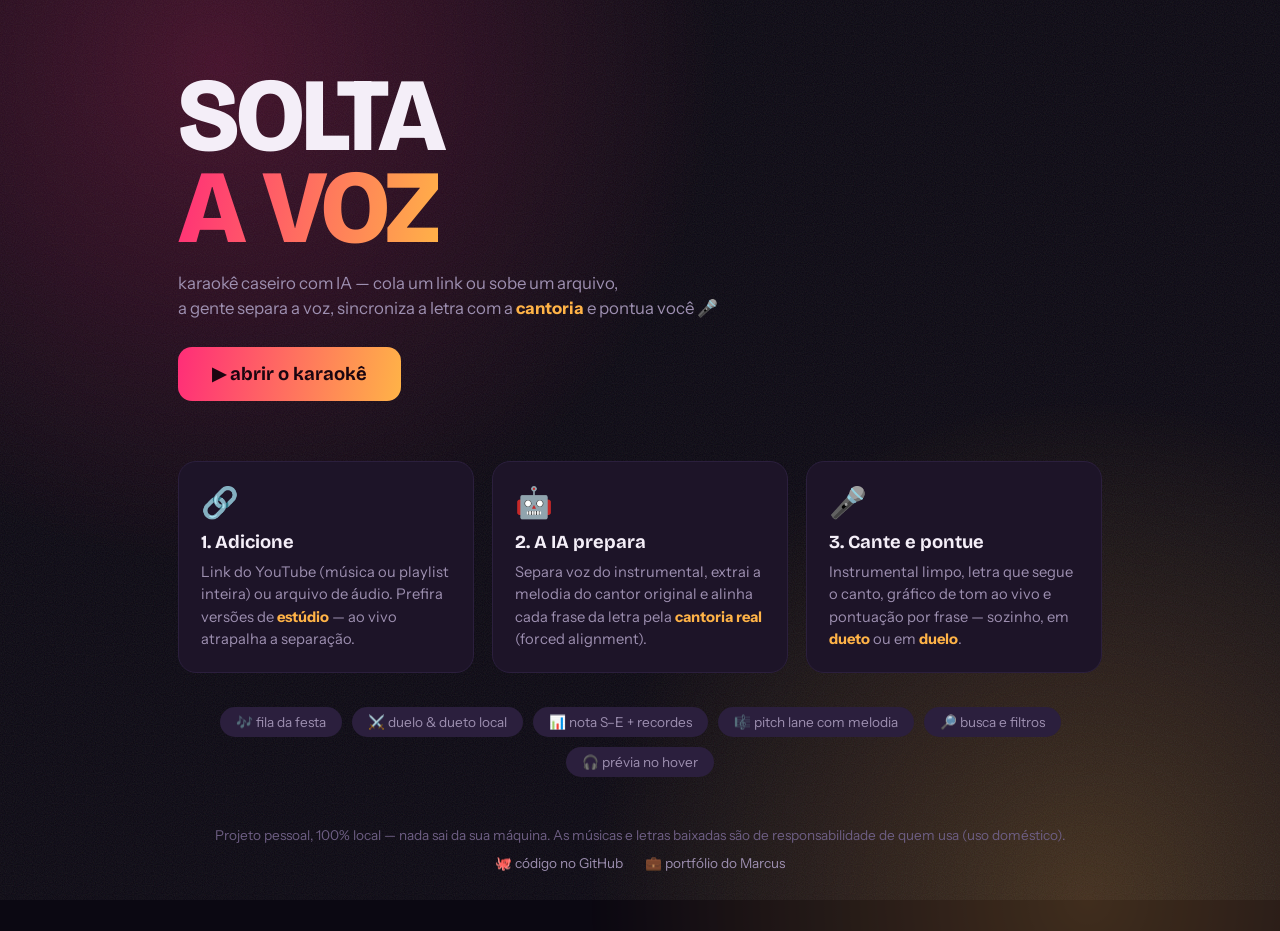
<file: static/index.html>
<!DOCTYPE html>
<html lang="pt-BR">
<head>
<meta charset="UTF-8">
<meta name="viewport" content="width=device-width, initial-scale=1.0">
<title>Solta a Voz — karaokê caseiro com IA</title>
<link rel="icon" href="data:image/svg+xml,<svg xmlns='http://www.w3.org/2000/svg' viewBox='0 0 100 100'><text y='.9em' font-size='90'>🎤</text></svg>">
<link rel="preconnect" href="https://fonts.googleapis.com">
<link rel="preconnect" href="https://fonts.gstatic.com" crossorigin>
<link href="https://fonts.googleapis.com/css2?family=Bricolage+Grotesque:opsz,wght@12..96,300..800&family=Instrument+Sans:ital,wght@0,400..700;1,400&display=swap" rel="stylesheet">
<link rel="stylesheet" href="style.css?v=13">
</head>
<body>

<div class="stage-lights" aria-hidden="true">
  <div class="spot spot-a"></div>
  <div class="spot spot-b"></div>
  <div class="grain"></div>
</div>

<main class="landing">
  <header class="hero">
    <h1 class="logo">SOLTA<br><span>A&nbsp;VOZ</span></h1>
    <p class="tagline">karaokê caseiro com IA — cola um link ou sobe um arquivo,<br>
      a gente separa a voz, sincroniza a letra com a <b>cantoria</b> e pontua você 🎤</p>
    <a class="btn-accent land-cta" href="/app.html">▶ abrir o karaokê</a>
  </header>

  <section class="land-steps">
    <div class="land-step">
      <span class="land-emoji">🔗</span>
      <h3>1. Adicione</h3>
      <p>Link do YouTube (música ou playlist inteira) ou arquivo de áudio.
         Prefira versões de <b>estúdio</b> — ao vivo atrapalha a separação.</p>
    </div>
    <div class="land-step">
      <span class="land-emoji">🤖</span>
      <h3>2. A IA prepara</h3>
      <p>Separa voz do instrumental, extrai a melodia do cantor original e
         alinha cada frase da letra pela <b>cantoria real</b> (forced alignment).</p>
    </div>
    <div class="land-step">
      <span class="land-emoji">🎤</span>
      <h3>3. Cante e pontue</h3>
      <p>Instrumental limpo, letra que segue o canto, gráfico de tom ao vivo e
         pontuação por frase — sozinho, em <b>dueto</b> ou em <b>duelo</b>.</p>
    </div>
  </section>

  <section class="land-features">
    <span>🎶 fila da festa</span><span>⚔️ duelo &amp; dueto local</span>
    <span>📊 nota S–E + recordes</span><span>🎼 pitch lane com melodia</span>
    <span>🔎 busca e filtros</span><span>🎧 prévia no hover</span>
  </section>

  <footer class="land-foot">
    <p>Projeto pessoal, 100% local — nada sai da sua máquina. As músicas e letras
       baixadas são de responsabilidade de quem usa (uso doméstico).</p>
    <nav>
      <a href="https://github.com/marcusguelfi/solta-a-voz" target="_blank" rel="noopener">🐙 código no GitHub</a>
      <a href="https://marcusguelfi.netlify.app/" target="_blank" rel="noopener">💼 portfólio do Marcus</a>
    </nav>
  </footer>
</main>

</body>
</html>
</file>
<file: static/style.css>
/* ============ SOLTA A VOZ — palco escuro, holofote magenta/âmbar ============ */
:root {
  --bg: #0b0812;
  --bg-raised: #171021;
  --bg-card: #1d1428;
  --ink: #f4eef8;
  --ink-dim: #9d8fb0;
  --magenta: #ff2d78;
  --amber: #ffb347;
  --grad: linear-gradient(100deg, var(--magenta), var(--amber));
  --easy: #3ddc84;
  --medium: #ffb347;
  --hard: #ff7847;
  --expert: #ff2d78;
  --radius: 18px;
  --font-display: "Bricolage Grotesque", sans-serif;
  --font-body: "Instrument Sans", sans-serif;
}

* { box-sizing: border-box; margin: 0; padding: 0; }

[hidden] { display: none !important; }

html, body { height: 100%; }

body {
  background: var(--bg);
  color: var(--ink);
  font-family: var(--font-body);
  overflow-x: hidden;
}

/* ---------- luzes de palco ---------- */
.stage-lights { position: fixed; inset: 0; z-index: 0; pointer-events: none; }
.spot {
  position: absolute; width: 90vmax; height: 90vmax; border-radius: 50%;
  opacity: .22; will-change: transform;
}
.spot-a { background: radial-gradient(circle, var(--magenta) 0%, transparent 62%); top: -40vmax; left: -28vmax; animation: drift-a 19s ease-in-out infinite alternate; }
.spot-b { background: radial-gradient(circle, var(--amber) 0%, transparent 62%); bottom: -45vmax; right: -30vmax; animation: drift-b 23s ease-in-out infinite alternate; }
@keyframes drift-a { to { transform: translate(14vmax, 9vmax) scale(1.15); } }
@keyframes drift-b { to { transform: translate(-12vmax, -8vmax) scale(.9); } }
.grain {
  position: absolute; inset: 0; opacity: .35; mix-blend-mode: overlay;
  background-image: url("data:image/svg+xml,%3Csvg xmlns='http://www.w3.org/2000/svg' width='140' height='140'%3E%3Cfilter id='n'%3E%3CfeTurbulence type='fractalNoise' baseFrequency='0.9' numOctaves='2'/%3E%3C/filter%3E%3Crect width='140' height='140' filter='url(%23n)' opacity='0.28'/%3E%3C/svg%3E");
}

main, .player { position: relative; z-index: 1; }

/* ---------- hero ---------- */
main { max-width: 1060px; margin: 0 auto; padding: 56px 28px 90px; }

.hero { margin-bottom: 48px; }
.logo {
  font-family: var(--font-display);
  font-weight: 800; font-size: clamp(3.4rem, 9vw, 6.5rem);
  line-height: .88; letter-spacing: -.03em;
  animation: rise .7s cubic-bezier(.2,.9,.3,1) both;
}
.logo span {
  background: var(--grad);
  -webkit-background-clip: text; background-clip: text; color: transparent;
}
.tagline {
  margin-top: 18px; color: var(--ink-dim); font-size: 1.05rem; line-height: 1.5;
  animation: rise .7s .12s cubic-bezier(.2,.9,.3,1) both;
}
@keyframes rise { from { opacity: 0; transform: translateY(22px); } }

/* ---------- painel de adicionar ---------- */
.add-panel {
  display: flex; flex-direction: column; gap: 14px; margin-bottom: 26px;
  animation: rise .4s cubic-bezier(.2,.9,.3,1) both;
}
.dropzone {
  border: 2px dashed #3c2b52; border-radius: var(--radius);
  background: color-mix(in srgb, var(--bg-raised) 70%, transparent);
  padding: 38px 20px; text-align: center; cursor: pointer;
  display: flex; flex-direction: column; gap: 6px; align-items: center;
  transition: border-color .2s, background .2s, transform .15s;
}
.dropzone:hover, .dropzone:focus-visible, .dropzone.drag {
  border-color: var(--magenta);
  background: color-mix(in srgb, var(--magenta) 7%, var(--bg-raised));
  transform: translateY(-2px);
  outline: none;
}
.dz-icon { font-size: 2rem; color: var(--amber); }
.dropzone strong { font-family: var(--font-display); font-size: 1.25rem; font-weight: 700; }
.dropzone span { color: var(--ink-dim); font-size: .9rem; }

.link-row { display: flex; gap: 10px; }
.link-row input {
  flex: 1; background: var(--bg-raised); border: 1px solid #32244a;
  color: var(--ink); border-radius: 12px; padding: 14px 18px; font: inherit;
  transition: border-color .2s;
}
.link-row input:focus { outline: none; border-color: var(--amber); }
.link-row input::placeholder { color: #6d5e83; }

.btn-accent {
  background: var(--grad); color: #1b0510; border: none; border-radius: 12px;
  font: 700 1rem var(--font-display); padding: 0 26px; cursor: pointer;
  transition: transform .15s, box-shadow .2s;
}
.btn-accent:hover { transform: translateY(-2px); box-shadow: 0 8px 26px -8px var(--magenta); }
.btn-accent:disabled { opacity: .5; cursor: wait; transform: none; }

.add-hint { color: #6d5e83; font-size: .82rem; padding: 0 6px; }
.add-hint b { color: var(--ink-dim); }

.add-progress {
  display: flex; align-items: center; gap: 14px; color: var(--amber);
  font-size: .95rem; padding: 4px 6px;
}
.eq { display: flex; gap: 3px; align-items: flex-end; height: 22px; }
.eq i { width: 4px; background: var(--grad); border-radius: 2px; animation: eq 1s ease-in-out infinite; }
.eq i:nth-child(1) { animation-delay: 0s; } .eq i:nth-child(2) { animation-delay: .15s; }
.eq i:nth-child(3) { animation-delay: .3s; } .eq i:nth-child(4) { animation-delay: .45s; }
.eq i:nth-child(5) { animation-delay: .6s; }
@keyframes eq { 0%,100% { height: 5px; } 50% { height: 22px; } }

/* ---------- biblioteca ---------- */
.lib-head { display: flex; align-items: center; gap: 14px; margin-bottom: 20px; }
.add-toggle { margin-left: auto; padding: 11px 20px; }
.lib-head h2 { font-family: var(--font-display); font-size: 1.9rem; font-weight: 700; }
.count { color: var(--ink-dim); font-size: .95rem; }
.empty { color: var(--ink-dim); padding: 30px 4px; }

.song-grid {
  display: grid; grid-template-columns: repeat(auto-fill, minmax(230px, 1fr)); gap: 18px;
}
.song-card {
  background: var(--bg-card); border: 1px solid #2b1f3d; border-radius: var(--radius);
  overflow: hidden; cursor: pointer; position: relative;
  transition: transform .18s, border-color .2s, box-shadow .25s;
  animation: rise .5s cubic-bezier(.2,.9,.3,1) both;
}
.song-card:hover {
  transform: translateY(-4px); border-color: #4b3568;
  box-shadow: 0 16px 40px -18px rgba(255, 45, 120, .45);
}
.cover {
  aspect-ratio: 1; width: 100%; object-fit: cover; display: block;
  background: linear-gradient(135deg, #241636, #35204f);
}
.cover-fallback {
  aspect-ratio: 1; display: flex; align-items: center; justify-content: center;
  font-family: var(--font-display); font-size: 3rem; font-weight: 800;
  background: linear-gradient(135deg, #241636, #35204f); color: #4b3568;
}
.card-body { padding: 14px 16px 16px; }
.card-title { font-family: var(--font-display); font-weight: 700; font-size: 1.05rem; line-height: 1.25;
  display: -webkit-box; -webkit-line-clamp: 2; -webkit-box-orient: vertical; overflow: hidden; }
.card-artist { color: var(--ink-dim); font-size: .88rem; margin-top: 3px;
  white-space: nowrap; overflow: hidden; text-overflow: ellipsis; }
.card-meta { display: flex; gap: 8px; align-items: center; margin-top: 10px; flex-wrap: wrap; }
.pill {
  font-size: .72rem; padding: 3px 9px; border-radius: 999px;
  background: #2b1f3d; color: var(--ink-dim); letter-spacing: .02em;
}
.pill.diff { font-weight: 700; color: #100715; }
.pill.diff.fácil { background: var(--easy); }
.pill.diff.médio { background: var(--medium); }
.pill.diff.difícil { background: var(--hard); }
.pill.diff.expert { background: var(--expert); color: #fff; }
.pill.working { color: var(--amber); animation: pulse 1.4s ease-in-out infinite; }
.pill.ready { background: color-mix(in srgb, var(--easy) 22%, #2b1f3d); color: var(--easy); }
.pill.error { color: var(--magenta); cursor: pointer; }
.pill.error:hover { background: #3c2b52; }
.pill.prepare { color: var(--amber); cursor: pointer; border: 1px dashed #4b3568; }
.pill.prepare:hover { background: #3c2b52; }
@keyframes pulse { 50% { opacity: .45; } }
/* ações do card: barra na base da capa — ▶ no centro, ➕ e ✕ nos lados */
.cover-wrap { position: relative; }
.card-actions {
  position: absolute; left: 0; right: 0; bottom: 0;
  display: flex; align-items: center; justify-content: center; gap: 14px;
  padding: 30px 10px 10px;
  background: linear-gradient(180deg, transparent, rgba(11,8,18,.88));
  opacity: 0; transition: opacity .18s;
}
.song-card:hover .card-actions { opacity: 1; }
.card-play {
  width: 48px; height: 48px; border-radius: 50%;
  background: var(--grad); border: none; color: #1b0510; font-size: 1.15rem; cursor: pointer;
  transform: scale(.85); transition: transform .18s;
  display: flex; align-items: center; justify-content: center;
}
.song-card:hover .card-play { transform: scale(1); }
.card-play:hover { transform: scale(1.1); }
.card-del, .card-queue {
  width: 36px; height: 36px; border-radius: 50%;
  background: rgba(11,8,18,.8); border: 1px solid #3c2b52; color: var(--ink-dim);
  font-size: .95rem; cursor: pointer; transition: color .15s, border-color .15s;
  display: flex; align-items: center; justify-content: center;
}
.card-del:hover { color: var(--magenta); border-color: var(--magenta); }

/* fila da festa */
.queue-bar {
  display: flex; align-items: center; gap: 12px; flex-wrap: wrap;
  background: color-mix(in srgb, var(--bg-raised) 80%, transparent);
  border: 1px solid #2b1f3d; border-radius: 14px;
  padding: 10px 16px; margin-bottom: 18px;
}
.q-title { font: 700 .95rem var(--font-display); color: var(--amber); white-space: nowrap; }
.queue-list { display: flex; gap: 8px; flex-wrap: wrap; flex: 1; }
.q-chip {
  display: inline-flex; align-items: center; gap: 6px;
  background: #2b1f3d; color: var(--ink); border-radius: 999px;
  padding: 5px 6px 5px 12px; font-size: .85rem;
}
.q-x {
  background: none; border: none; color: var(--ink-dim); cursor: pointer;
  font-size: .95rem; padding: 0 5px; border-radius: 50%;
}
.q-x:hover { color: var(--magenta); }
.q-play { padding: 9px 16px; }

.card-queue:hover { color: var(--amber); border-color: var(--amber); }
.song-card.locked .card-queue { display: none; }

/* música indisponível até o preparo completo */
.song-card.locked { cursor: default; }
.song-card.locked .cover, .song-card.locked .cover-fallback { opacity: .5; filter: grayscale(.4); }
.song-card.locked .card-play { display: none; }
.song-card.locked:hover { transform: none; box-shadow: none; border-color: #2b1f3d; }

/* ---------- sidebar do app ---------- */
.sidebar {
  position: fixed; left: 0; top: 0; bottom: 0; width: 216px; z-index: 4;
  display: flex; flex-direction: column; gap: 18px; padding: 26px 18px;
  background: color-mix(in srgb, var(--bg-raised) 88%, transparent);
  border-right: 1px solid #2b1f3d;
}
.sb-brand { text-decoration: none; }
.sb-logo {
  font: 800 1.5rem/0.9 var(--font-display); letter-spacing: -.02em; color: var(--ink);
}
.sb-logo b {
  background: var(--grad); -webkit-background-clip: text;
  background-clip: text; color: transparent;
}
.sb-nav { display: flex; flex-direction: column; gap: 10px; margin-top: 8px; }
.sb-btn {
  text-align: left; background: #2b1f3d; border: 1px solid transparent; color: var(--ink);
  border-radius: 12px; padding: 12px 14px; font: 600 .92rem var(--font-body); cursor: pointer;
  transition: border-color .15s, transform .12s;
}
.sb-btn:hover { border-color: var(--amber); transform: translateX(2px); }
.sb-accent { background: var(--grad); color: #1b0510; font-weight: 700; }
.sb-foot { margin-top: auto; display: flex; flex-direction: column; gap: 8px; }
.sb-link { color: var(--ink-dim); text-decoration: none; font-size: .86rem; }
.sb-link:hover { color: var(--ink); }
main.with-sidebar { margin-left: 216px; max-width: none; padding: 40px 34px 90px; }
@media (max-width: 760px) {
  .sidebar { position: static; width: auto; flex-direction: row; align-items: center;
    border-right: none; border-bottom: 1px solid #2b1f3d; padding: 12px 16px; }
  .sb-nav { flex-direction: row; margin: 0; }
  .sb-foot { margin: 0 0 0 auto; flex-direction: row; }
  main.with-sidebar { margin-left: 0; }
}

/* modais que vivem no BODY (fora do player fixed): precisam ser fixed na
   viewport, senão cobrem o documento inteiro e "rolam" com a página */
#mp-setup, #settings, #confirm {
  position: fixed; inset: 0;
}
#mp-setup .results-card, #settings .results-card, #confirm .results-card {
  max-height: 92vh; overflow-y: auto;
}
.confirm-card { max-width: 420px; }
.confirm-msg { font: 700 1.05rem var(--font-display); margin-top: 6px; }
.confirm-detail { color: var(--ink-dim); font-size: .85rem; margin-top: 6px; }
.confirm-danger { background: linear-gradient(135deg, #ff2d78, #b3123f); }

/* configurações */
.cfg-card { max-width: 480px; text-align: left; }
.cfg-row { display: flex; flex-direction: column; gap: 6px; margin-bottom: 20px; }
.cfg-row > span { font: 600 .95rem var(--font-body); display: flex; justify-content: space-between; }
.cfg-row b { color: var(--amber); }
.cfg-row small { color: #6d5e83; font-size: .78rem; }
.cfg-row select {
  background: var(--bg-raised); border: 1px solid #32244a; color: var(--ink);
  border-radius: 10px; padding: 9px 12px; font: inherit; cursor: pointer;
}

/* ---------- landing page ---------- */
.landing { max-width: 980px; margin: 0 auto; padding: 70px 28px 60px; position: relative; z-index: 1; }
.landing .tagline b { color: var(--amber); }
.land-cta { display: inline-block; margin-top: 26px; padding: 16px 34px;
  font-size: 1.15rem; text-decoration: none; border-radius: 14px; }
.land-steps { display: grid; grid-template-columns: repeat(auto-fit, minmax(240px, 1fr));
  gap: 18px; margin: 60px 0 34px; }
.land-step { background: var(--bg-card); border: 1px solid #2b1f3d; border-radius: 18px;
  padding: 22px; }
.land-emoji { font-size: 1.9rem; }
.land-step h3 { font: 700 1.15rem var(--font-display); margin: 10px 0 8px; }
.land-step p { color: var(--ink-dim); font-size: .92rem; line-height: 1.5; }
.land-step b { color: var(--amber); }
.land-features { display: flex; flex-wrap: wrap; gap: 10px; justify-content: center; margin-bottom: 50px; }
.land-features span { background: #2b1f3d; color: var(--ink-dim); border-radius: 999px;
  padding: 7px 16px; font-size: .85rem; }
.land-foot { text-align: center; color: #6d5e83; font-size: .85rem; }
.land-foot nav { display: flex; gap: 22px; justify-content: center; margin-top: 12px; }
.land-foot a { color: var(--ink-dim); text-decoration: none; }
.land-foot a:hover { color: var(--amber); }

/* busca, ordenação e gêneros */
.lib-tools {
  display: flex; align-items: center; gap: 10px; flex-wrap: wrap; margin-bottom: 16px;
}
#lib-search {
  flex: 1; min-width: 220px; background: var(--bg-raised); border: 1px solid #32244a;
  color: var(--ink); border-radius: 10px; padding: 10px 14px; font: inherit;
}
#lib-search:focus { outline: none; border-color: var(--amber); }
#lib-sort {
  background: var(--bg-raised); border: 1px solid #32244a; color: var(--ink);
  border-radius: 10px; padding: 10px 12px; font: inherit; cursor: pointer;
}
.genre-chips { display: flex; gap: 6px; flex-wrap: wrap; width: 100%; }
.g-chip {
  background: #2b1f3d; border: 1px solid transparent; color: var(--ink-dim);
  border-radius: 999px; padding: 5px 12px; font-size: .8rem; cursor: pointer;
}
.g-chip:hover { color: var(--ink); }
.g-chip.on { border-color: var(--amber); color: var(--amber); }

/* prévia no hover: dica enquanto espera + selo quando toca */
.song-card::after {
  content: "🎧 segure p/ ouvir prévia"; position: absolute; bottom: 10px; right: 10px;
  font-size: .7rem; color: var(--ink-dim); background: rgba(11,8,18,.85);
  padding: 3px 9px; border-radius: 999px; opacity: 0; transition: opacity .3s .4s;
  pointer-events: none;
}
.song-card:hover:not(.locked):not(.previewing)::after { opacity: 1; }
.song-card.previewing { border-color: var(--amber); box-shadow: 0 0 26px -8px var(--amber); }
.song-card.previewing::after {
  content: "🔊 prévia"; color: var(--amber); opacity: 1; transition: opacity .2s;
}

/* recorde no hover do card */
.card-record {
  position: absolute; left: 0; right: 0; top: 0;
  background: linear-gradient(180deg, rgba(11,8,18,.92), rgba(11,8,18,.6) 70%, transparent);
  color: var(--amber); font: 700 .82rem var(--font-display); text-align: center;
  padding: 10px 8px 16px; opacity: 0; transform: translateY(-6px);
  transition: opacity .18s, transform .18s; pointer-events: none;
}
.song-card:hover .card-record { opacity: 1; transform: translateY(0); }

/* progresso do preparo no card */
.prog {
  height: 5px; background: #2b1f3d; border-radius: 3px;
  margin-top: 10px; overflow: hidden;
}
.prog i {
  display: block; height: 100%; border-radius: 3px;
  background: var(--grad); transition: width 1s linear;
}

/* ---------- player ---------- */
.player {
  position: fixed; inset: 0; z-index: 5; display: flex; flex-direction: column;
  background:
    radial-gradient(ellipse 90% 55% at 50% -10%, rgba(255,45,120,.20), transparent 60%),
    radial-gradient(ellipse 70% 45% at 50% 115%, rgba(255,179,71,.14), transparent 60%),
    var(--bg);
}
.player-top {
  display: grid; grid-template-columns: 1fr minmax(0, 2fr) 1fr;
  align-items: center; gap: 14px; padding: 20px 28px;
}
#back-btn { justify-self: start; }
.player-actions {
  justify-self: end; display: flex; align-items: center; gap: 10px;
}
.menu-btn { padding: 9px 14px; font-size: 1.05rem; }
.player-menu {
  position: absolute; top: 76px; right: 28px; z-index: 7;
  background: var(--bg-card); border: 1px solid #3c2b52; border-radius: 14px;
  padding: 16px 20px; box-shadow: 0 18px 50px -14px rgba(0,0,0,.8);
  animation: rise .25s cubic-bezier(.2,.9,.3,1);
}
.btn-ghost {
  background: none; border: 1px solid #3c2b52; color: var(--ink-dim);
  border-radius: 999px; padding: 9px 18px; font: 600 .9rem var(--font-body);
  cursor: pointer; transition: color .15s, border-color .15s; white-space: nowrap;
}
.btn-ghost:hover { color: var(--ink); border-color: var(--amber); }
.now-playing { flex: 1; min-width: 0; text-align: center; }
.p-title { font-family: var(--font-display); font-weight: 800; font-size: 1.3rem;
  white-space: nowrap; overflow: hidden; text-overflow: ellipsis; }
.p-artist { color: var(--ink-dim); font-size: .92rem; }
.diff-badge {
  font: 700 .8rem var(--font-display); padding: 6px 14px; border-radius: 999px;
  background: #2b1f3d; color: var(--ink-dim); white-space: nowrap;
}
.diff-badge.fácil { background: var(--easy); color: #10331f; }
.diff-badge.médio { background: var(--medium); color: #3d2707; }
.diff-badge.difícil { background: var(--hard); color: #3d1607; }
.diff-badge.expert { background: var(--expert); color: #fff; }

/* letra */
.lyrics-box { flex: 1; overflow: hidden; position: relative; display: flex; }
.lyrics-box::before, .lyrics-box::after {
  content: ""; position: absolute; left: 0; right: 0; height: 90px; z-index: 2; pointer-events: none;
}
.lyrics-box::before { top: 0; background: linear-gradient(var(--bg), transparent); }
.lyrics-box::after { bottom: 0; background: linear-gradient(transparent, var(--bg)); }
.lyrics-scroller {
  margin: auto; width: 100%; max-width: 920px; padding: 40px 30px;
  display: flex; flex-direction: column; gap: 26px; align-items: center;
  transition: transform .45s cubic-bezier(.25,.8,.3,1);
}
.lyr-line {
  font-family: var(--font-display); font-weight: 700;
  font-size: calc(clamp(1.3rem, 3.4vw, 2.4rem) * var(--lyr-scale, 1));
  line-height: 1.25; text-align: center;
  color: #5d4f74; transition: color .3s, transform .3s, opacity .3s; opacity: .75;
}
.lyr-line.done { color: #3c3150; opacity: .5; }
.lyr-line.active {
  color: var(--ink); opacity: 1; transform: scale(1.12);
  text-shadow: 0 0 34px rgba(255,45,120,.55), 0 0 80px rgba(255,179,71,.25);
}
.lyr-line.active .fill {
  background: var(--grad);
  -webkit-background-clip: text; background-clip: text; color: transparent;
}

.countdown {
  position: absolute; top: 46px; left: 50%; transform: translateX(-50%); z-index: 3;
  display: flex; gap: 14px;
}
.countdown i {
  width: 16px; height: 16px; border-radius: 50%; background: #3c2b52;
  transition: background .2s, box-shadow .2s;
}
.countdown i.on {
  background: var(--amber);
  box-shadow: 0 0 16px var(--amber);
}

.lyrics-fallback { margin: auto; text-align: center; max-width: 560px; padding: 20px; width: 100%; }
#fallback-msg { color: var(--ink-dim); font-size: 1.1rem; margin-bottom: 18px; }
.retry-row { display: flex; gap: 8px; justify-content: center; flex-wrap: wrap; }
.retry-row input {
  background: var(--bg-raised); border: 1px solid #32244a; color: var(--ink);
  border-radius: 10px; padding: 10px 14px; font: inherit; width: 160px;
}
.retry-row input:focus { outline: none; border-color: var(--amber); }
.retry-row .btn-accent { padding: 10px 18px; }
.plain-lyrics {
  margin-top: 26px; max-height: 40vh; overflow-y: auto; text-align: center;
  font: 500 1.15rem/1.7 var(--font-body); color: var(--ink-dim); white-space: pre-wrap;
}

/* controles */
.controls { padding: 14px 28px 22px; display: flex; flex-direction: column; gap: 12px; }
/* transporte: play, tempo, barra de busca e os sliders Voz/Instrumental na mesma linha */
.transport { display: flex; align-items: center; gap: 14px; flex-wrap: wrap; }
.play-btn {
  width: 54px; height: 54px; border-radius: 50%; border: none; cursor: pointer;
  background: var(--grad); color: #1b0510; font-size: 1.3rem; flex-shrink: 0;
  display: flex; align-items: center; justify-content: center;
  transition: transform .15s, box-shadow .2s;
}
.play-btn:hover { transform: scale(1.07); box-shadow: 0 6px 30px -6px var(--magenta); }
.time { font: 600 .85rem var(--font-body); color: var(--ink-dim); min-width: 44px; text-align: center; }

input[type="range"] { -webkit-appearance: none; appearance: none; background: none; height: 22px; cursor: pointer; }
input[type="range"]::-webkit-slider-runnable-track {
  height: 6px; border-radius: 3px;
  background: linear-gradient(to right, var(--magenta) var(--val, 0%), #32244a var(--val, 0%));
}
input[type="range"]::-webkit-slider-thumb {
  -webkit-appearance: none; width: 16px; height: 16px; border-radius: 50%;
  background: var(--ink); margin-top: -5px; box-shadow: 0 0 10px rgba(255,45,120,.6);
}
input[type="range"]::-moz-range-track { height: 6px; border-radius: 3px; background: #32244a; }
input[type="range"]::-moz-range-progress { height: 6px; border-radius: 3px; background: var(--magenta); }
input[type="range"]::-moz-range-thumb {
  width: 16px; height: 16px; border-radius: 50%; border: none; background: var(--ink);
}
.seek { flex: 1; }

.slider-group { display: flex; flex-direction: column; gap: 2px; min-width: 160px; margin-left: 10px; }
.slider-label { font-size: .82rem; color: var(--ink-dim); display: flex; justify-content: space-between; }
.slider-label b { color: var(--ink); }
.slider-group.vocal .slider-label b { color: var(--amber); }
.offset-group { display: flex; align-items: center; gap: 8px; font-size: .82rem; color: var(--ink-dim); }
.offset-group b { color: var(--ink); min-width: 42px; text-align: center; }
.off-auto { color: #6d5e83; font-size: .74rem; }
.btn-mini {
  background: #2b1f3d; border: none; color: var(--ink-dim); border-radius: 8px;
  padding: 6px 10px; font: 600 .78rem var(--font-body); cursor: pointer;
}
.btn-mini:hover { color: var(--ink); background: #3c2b52; }
.mixer-hint { text-align: center; color: #6d5e83; font-size: .74rem; }

/* ---------- pontuação ---------- */
.mic-btn {
  background: none; border: 1px solid #3c2b52; color: var(--ink-dim);
  border-radius: 999px; padding: 9px 16px; font: 600 .88rem var(--font-body);
  cursor: pointer; white-space: nowrap; transition: all .2s;
}
.mic-btn:hover { border-color: var(--amber); color: var(--ink); }
.mic-btn.on {
  background: var(--grad); color: #1b0510; border-color: transparent;
  box-shadow: 0 0 18px -4px var(--magenta);
}
.score-chip {
  font: 800 1.15rem var(--font-display); color: var(--amber);
  background: #2b1f3d; border-radius: 999px; padding: 8px 18px; white-space: nowrap;
}

.rating-pop {
  position: absolute; top: 90px; left: 50%; transform: translateX(-50%); z-index: 4;
  font: 800 clamp(1.4rem, 3vw, 2.2rem) var(--font-display);
  padding: 10px 28px; border-radius: 999px; white-space: nowrap;
  animation: pop-in 1.6s cubic-bezier(.2,.9,.3,1) both;
  pointer-events: none;
}
.rating-pop.t0 { background: var(--grad); color: #1b0510; box-shadow: 0 0 50px -6px var(--magenta); }
.rating-pop.t1 { background: var(--easy); color: #10331f; }
.rating-pop.t2 { background: var(--amber); color: #3d2707; }
.rating-pop.t3 { background: #3c2b52; color: var(--ink); }
.rating-pop.t4 { background: #2b1f3d; color: var(--ink-dim); }
@keyframes pop-in {
  0% { opacity: 0; transform: translateX(-50%) scale(.5); }
  12% { opacity: 1; transform: translateX(-50%) scale(1.12); }
  20% { transform: translateX(-50%) scale(1); }
  80% { opacity: 1; }
  100% { opacity: 0; transform: translateX(-50%) translateY(-16px) scale(.95); }
}

/* pitch lane: melodia do cantor original + rastro da sua voz */
.pitch-lane {
  width: 100%; max-width: 1060px; height: 130px; margin: 0 auto;
  background: color-mix(in srgb, var(--bg-raised) 60%, transparent);
  border: 1px solid #2b1f3d; border-radius: 12px; display: block;
}

.results {
  position: absolute; inset: 0; z-index: 6; display: flex;
  align-items: center; justify-content: center;
  background: rgba(11, 8, 18, .82); backdrop-filter: blur(6px);
}
.results-card {
  text-align: center; padding: 46px 60px; border-radius: 26px;
  background: var(--bg-card); border: 1px solid #3c2b52;
  box-shadow: 0 30px 80px -20px rgba(0,0,0,.8);
  animation: rise .5s cubic-bezier(.2,.9,.3,1);
}
/* SÓ a letra da nota (S/A/B…) é gigante — não os títulos de modais */
.results-card h2#res-grade {
  font: 800 6rem/1 var(--font-display); margin-bottom: 10px;
  background: var(--grad); -webkit-background-clip: text; background-clip: text; color: transparent;
}
.results-card { max-width: min(560px, 94vw); }
.results-card h2.grade-S { text-shadow: 0 0 60px rgba(255,45,120,.6); }
.results-card h2.grade-D, .results-card h2.grade-E {
  background: none; color: var(--ink-dim);
}
#res-total { font: 700 1.4rem var(--font-display); }
#res-detail { color: var(--ink-dim); margin-top: 6px; }
.res-record { color: var(--amber); margin-top: 12px; font-weight: 600; }
.res-actions { display: flex; gap: 12px; justify-content: center; margin-top: 28px; }
.res-actions .btn-accent { padding: 12px 24px; }

/* ---------- multiplayer (dueto & duelo) ---------- */
:root { --p0: #ff2d78; --p1: #37d6e0; }
.mp-toggle { margin-left: auto; }
.lib-head .add-toggle { margin-left: 0; }

.mp-banner {
  display: flex; align-items: center; gap: 10px; flex-wrap: wrap;
  background: color-mix(in srgb, var(--p1) 12%, var(--bg-raised));
  border: 1px solid #2b4a52; border-radius: 14px; padding: 10px 16px; margin-bottom: 18px;
}
#mp-banner-text { font: 700 .95rem var(--font-display); }
.mp-banner-hint { color: var(--ink-dim); font-size: .85rem; }
.mp-banner .btn-mini { margin-left: auto; }

.mp-scores { display: flex; gap: 8px; }
.mp-chip {
  font: 700 .95rem var(--font-display); color: var(--ink-dim);
  background: #2b1f3d; border-radius: 999px; padding: 6px 13px; white-space: nowrap;
  border: 1.5px solid transparent; transition: border-color .2s, color .2s;
}
.mp-chip b { color: var(--ink); }
#mp-chip-0.turn { border-color: var(--p0); color: var(--ink); }
#mp-chip-1.turn { border-color: var(--p1); color: var(--ink); }

.turn-indic {
  position: absolute; top: 14px; left: 50%; transform: translateX(-50%); z-index: 3;
  font: 800 1.1rem var(--font-display); padding: 6px 20px; border-radius: 999px;
  background: var(--bg-card); border: 2px solid #3c2b52; white-space: nowrap;
}
.turn-indic.p0 { border-color: var(--p0); box-shadow: 0 0 20px -6px var(--p0); }
.turn-indic.p1 { border-color: var(--p1); box-shadow: 0 0 20px -6px var(--p1); }

/* faixa colorida à esquerda da linha, por dono */
.lyr-line[data-owner="0"] { border-left: 3px solid color-mix(in srgb, var(--p0) 60%, transparent); padding-left: 14px; }
.lyr-line[data-owner="1"] { border-left: 3px solid color-mix(in srgb, var(--p1) 60%, transparent); padding-left: 14px; }

/* setup */
.mp-setup-card { max-width: 520px; }
.mp-setup-title { font: 800 2rem var(--font-display); margin-bottom: 18px; }
.mp-mode-row { display: flex; gap: 12px; margin-bottom: 22px; }
.mp-mode-btn {
  flex: 1; display: flex; flex-direction: column; gap: 4px; align-items: center;
  background: var(--bg-raised); border: 2px solid #32244a; color: var(--ink);
  border-radius: 14px; padding: 14px; cursor: pointer; font: 700 1.1rem var(--font-display);
  transition: border-color .2s, background .2s;
}
.mp-mode-btn small { font: 400 .74rem var(--font-body); color: var(--ink-dim); }
.mp-mode-btn.active { border-color: var(--amber); background: color-mix(in srgb, var(--amber) 10%, var(--bg-raised)); }
.mp-players { display: flex; gap: 14px; margin-bottom: 16px; }
.mp-player { flex: 1; display: flex; flex-direction: column; gap: 8px; }
.mp-emoji-row { display: flex; gap: 4px; justify-content: center; flex-wrap: wrap; }
.mp-emoji {
  font-size: 1.3rem; background: var(--bg-raised); border: 2px solid transparent;
  border-radius: 10px; padding: 4px 7px; cursor: pointer; line-height: 1;
}
.mp-emoji.sel { border-color: var(--amber); background: #2b1f3d; }
.mp-name-in {
  background: var(--bg-raised); border: 1px solid #32244a; color: var(--ink);
  border-radius: 10px; padding: 10px 12px; font: inherit; text-align: center;
}
.mp-name-in:focus { outline: none; border-color: var(--amber); }
.mp-setup-hint { color: var(--ink-dim); font-size: .84rem; margin-bottom: 22px; }

/* resultado mp */
.mp-result-grid { display: flex; align-items: center; justify-content: center; gap: 20px; margin: 8px 0 18px; }
.mp-vs { font: 800 2rem var(--font-display); color: var(--ink-dim); }
.mp-side { display: flex; flex-direction: column; align-items: center; gap: 2px; min-width: 120px; }
.mp-side .mp-emoji { font-size: 2.4rem; background: none; border: none; padding: 0; cursor: default; }
.mp-side .mp-name { font: 700 1rem var(--font-display); }
.mp-side .mp-pts { font: 800 1.8rem var(--font-display);
  background: var(--grad); -webkit-background-clip: text; background-clip: text; color: transparent; }
.mp-side .mp-grade { font: 800 1.3rem var(--font-display); }
.mp-side.win { transform: scale(1.08); }
.mp-side.win .mp-name::after { content: " 🏆"; }
.res-verdict { font: 700 1.3rem var(--font-display); color: var(--amber); margin-top: 6px; }
#res-mp-title { font: 800 2.4rem var(--font-display); margin-bottom: 8px; }

/* ---------- toasts ---------- */
.toasts { position: fixed; bottom: 22px; right: 22px; z-index: 10; display: flex; flex-direction: column; gap: 10px; }
.toast {
  background: var(--bg-card); border: 1px solid #3c2b52; border-left: 4px solid var(--amber);
  color: var(--ink); border-radius: 12px; padding: 13px 18px; max-width: 360px;
  font-size: .92rem; box-shadow: 0 12px 40px -12px rgba(0,0,0,.7);
  animation: toast-in .3s cubic-bezier(.2,.9,.3,1);
}
.toast.err { border-left-color: var(--magenta); }
@keyframes toast-in { from { opacity: 0; transform: translateX(30px); } }

@media (max-width: 640px) {
  main { padding: 34px 18px 70px; }
  .player-top { padding: 14px 16px; }
  .controls { padding: 10px 16px 16px; }
}

/* ---------- gavetas de gênero estilo Steam ---------- */
.song-grid.as-shelves { display: block; }
.shelf { margin-bottom: 30px; }
.shelf-head { display: flex; align-items: baseline; gap: 10px; margin-bottom: 10px; }
.shelf-head h3 {
  font: 800 1.15rem var(--font-display); text-transform: capitalize; color: var(--ink);
}
.shelf-count { color: var(--ink-dim); font-size: .8rem; flex: 1; }
.shelf-nav { display: flex; gap: 6px; }
.shelf-row {
  display: flex; gap: 14px; overflow-x: auto; padding: 4px 2px 12px;
  scroll-snap-type: x proximity; scrollbar-width: thin;
  scrollbar-color: #3c2b52 transparent;
}
.shelf-row .song-card { flex: 0 0 190px; scroll-snap-align: start; }

/* ---------- editor humano de linhas ---------- */
.edit-bar {
  display: flex; flex-wrap: wrap; align-items: center; gap: 8px 16px;
  margin: 0 18px 10px; padding: 10px 14px;
  background: color-mix(in srgb, var(--bg-card) 90%, transparent);
  border: 1px solid #3c2b52; border-radius: 14px; font-size: .85rem;
}
.edit-hint { color: var(--ink-dim); }
.edit-hint b { color: var(--amber); }
.edit-text {
  flex: 1 1 220px; min-width: 160px; background: var(--bg-raised);
  border: 1px solid #32244a; color: var(--ink); border-radius: 10px;
  padding: 8px 12px; font: inherit;
}
.edit-tools { display: flex; flex-wrap: wrap; align-items: center; gap: 8px 16px; }
.edit-group {
  display: inline-flex; align-items: center; gap: 6px;
  color: var(--ink-dim); white-space: nowrap;
}
.edit-group b { color: var(--ink); font-variant-numeric: tabular-nums; }
.edit-always { margin-left: auto; }
.edit-save { padding: 8px 14px; }
.edit-btn { width: 100%; margin-top: 8px; }
body.editing .lyr-line { cursor: pointer; border-radius: 10px; }
body.editing .lyr-line:hover {
  background: color-mix(in srgb, var(--magenta) 12%, transparent);
}
.lyr-line.edit-sel {
  outline: 2px solid var(--magenta); outline-offset: 2px; border-radius: 10px;
  background: color-mix(in srgb, var(--magenta) 10%, transparent);
}

/* Linha reprovada pela régua do OUVIDO (>0,7s fora do canto): impossível de
   cantar. Marcada só no modo edição — no player normal ela não polui a tela. */
.lyr-line.lyr-suspeita {
  border-left: 3px solid #f5a524;
  padding-left: 8px;
  background: color-mix(in srgb, #f5a524 8%, transparent);
  border-radius: 6px;
}
.btn-mini.ruins {
  border-color: #f5a524;
  color: #f5a524;
  font-weight: 600;
}

/* ---------- aviso de sync não verificado ---------- */
.pill.warn { background: #4a3413; color: var(--amber); cursor: help; }
.pill.manual { background: #14351f; color: var(--easy); }
.sync-warn {
  background: none; border: 1px solid var(--amber); color: var(--amber);
  border-radius: 999px; padding: 7px 13px; font-size: .78rem; cursor: pointer;
  transition: background .15s;
}
.sync-warn:hover { background: color-mix(in srgb, var(--amber) 14%, transparent); }

/* ---------- sidebar recolhível ---------- */
.sidebar { transition: transform .25s ease; }
main.with-sidebar { transition: margin-left .25s ease; }
body.sb-collapsed .sidebar { transform: translateX(-100%); }
body.sb-collapsed main.with-sidebar { margin-left: 0; }
.sb-toggle {
  position: fixed; left: 202px; top: 28px; width: 28px; height: 28px; z-index: 6;
  border-radius: 50%; background: var(--bg-card); border: 1px solid #3c2b52;
  color: var(--ink-dim); cursor: pointer; font-size: .9rem;
  display: flex; align-items: center; justify-content: center;
  transition: left .25s ease, color .15s, border-color .15s;
}
.sb-toggle:hover { color: var(--ink); border-color: var(--amber); }
body.sb-collapsed .sb-toggle { left: 10px; }
@media (max-width: 760px) { .sb-toggle { display: none; } }

/* ---------- temas de cores (configurações) ---------- */
:root[data-theme="neon"] {
  --bg: #060a14; --bg-raised: #0d1524; --bg-card: #121b2e;
  --ink: #eef4fb; --ink-dim: #8fa3c4;
  --magenta: #29d8ff; --amber: #a06bff;
}
:root[data-theme="esmeralda"] {
  --bg: #06110c; --bg-raised: #0c1d15; --bg-card: #11241a;
  --ink: #edf8f1; --ink-dim: #8fb4a0;
  --magenta: #2fe08a; --amber: #d6ff4f;
}
:root[data-theme="brasa"] {
  --bg: #120806; --bg-raised: #211008; --bg-card: #2a150b;
  --ink: #fbf1ec; --ink-dim: #c09a8a;
  --magenta: #ff4d3d; --amber: #ffa22e;
}

/* ---------- arrasto nas gavetas + alternador de visão ---------- */
.shelf-row { cursor: grab; user-select: none; }
.shelf-row.dragging { cursor: grabbing; scroll-snap-type: none; }
.shelf-row img { -webkit-user-drag: none; }
.view-toggle { white-space: nowrap; }

/* o botão de recolher o sidebar não pertence ao palco (player aberto) */
body:has(#player-view:not([hidden])) .sb-toggle { display: none; }
</file>
